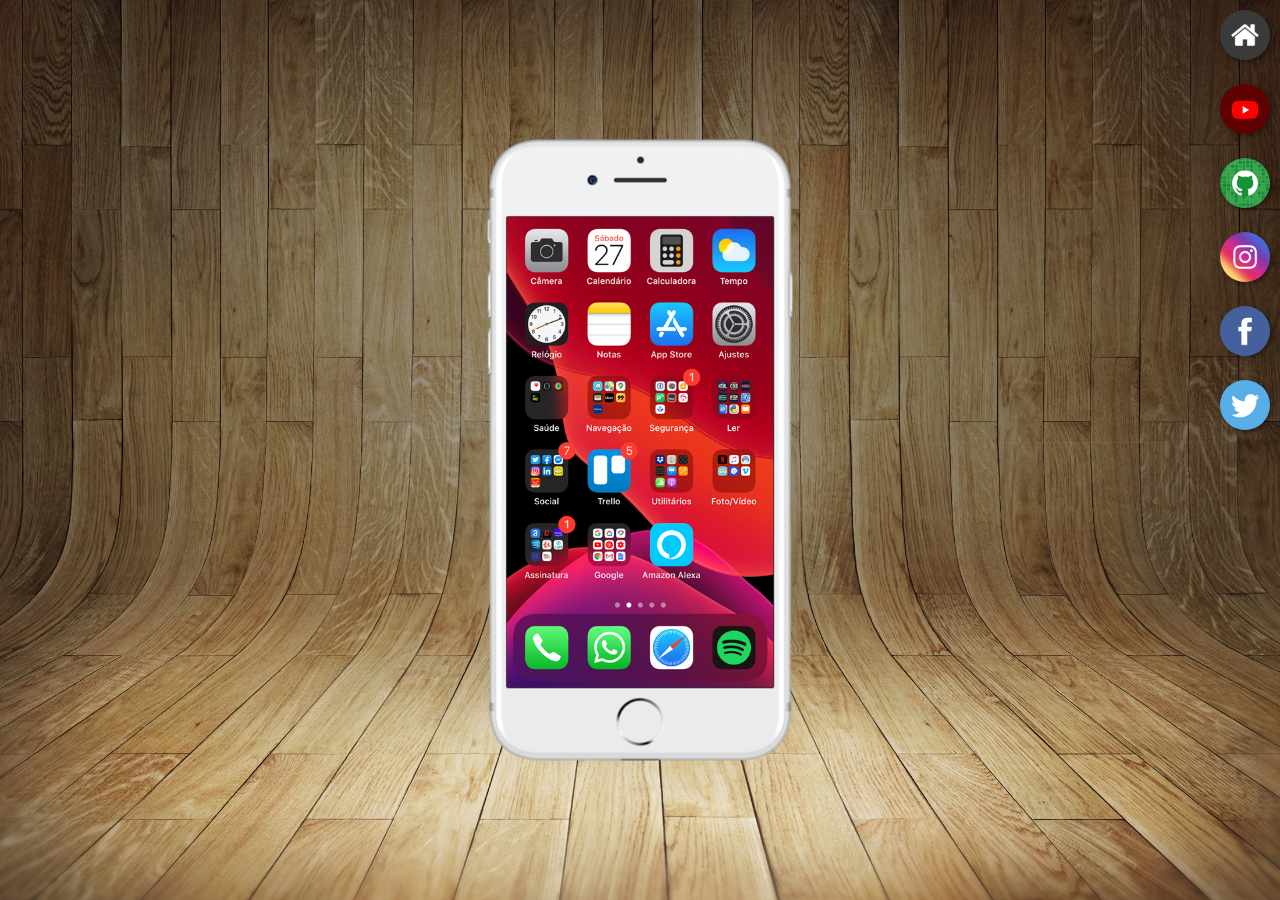
<file: index.html>
<!DOCTYPE html>
<html lang="pt-br">
<head>
    <meta charset="UTF-8">
    <meta name="viewport" content="width=device-width, initial-scale=1.0">
    <link rel="shortcut icon" href="favicon.ico" type="image/x-icon">
    <link rel="stylesheet" href="estilos/style.css">
    <title>Projeto Redes Socias</title>
    
</head>
<body>
    <main>
        <section id="telefone">
            <iframe src="home.html" name="tela" id="tela" frameborder="0"></iframe>
        </section>
        <section id="redes-sociais">
            <a href="home.html" target="tela"><img src="imagens/logo-home.jpg" alt="Home"></a><br>
            <a href="youtube.html" target="tela"><img src="imagens/logo-youtube.jpg" alt="Youtube"></a><br>
            <a href="github.html" target="tela"><img src="imagens/logo-github.jpg" alt="GitHub"></a><br>
            <a href="instagram.html" target="tela"><img src="imagens/logo-instagram.jpg" alt="Instagram"></a><br>
            <a href="#" target="tela"><img src="imagens/logo-facebook.jpg" alt="Facebook"></a><br>
            <a href="#" target="tela"><img src="imagens/logo-twitter.jpg" alt="Twitter"></a>
        </section>
    </main>
</body>
</html>
</file>
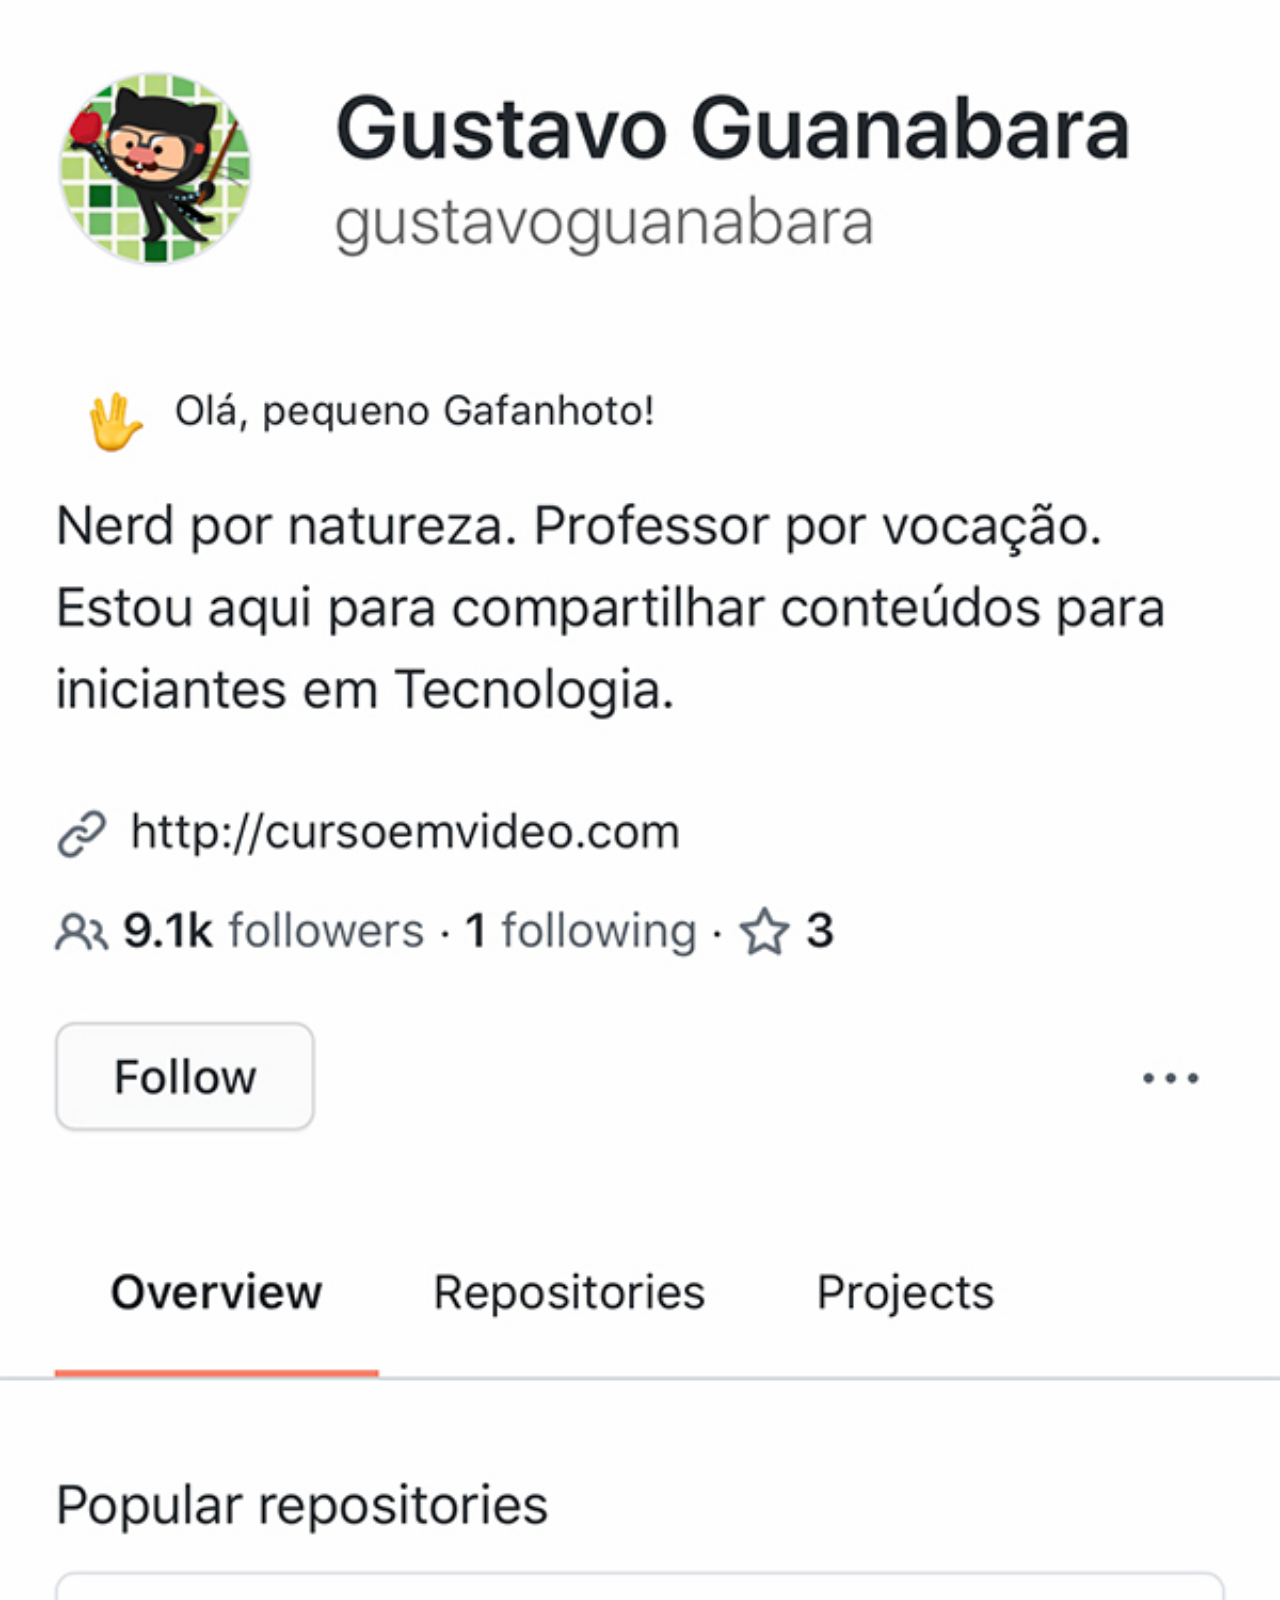
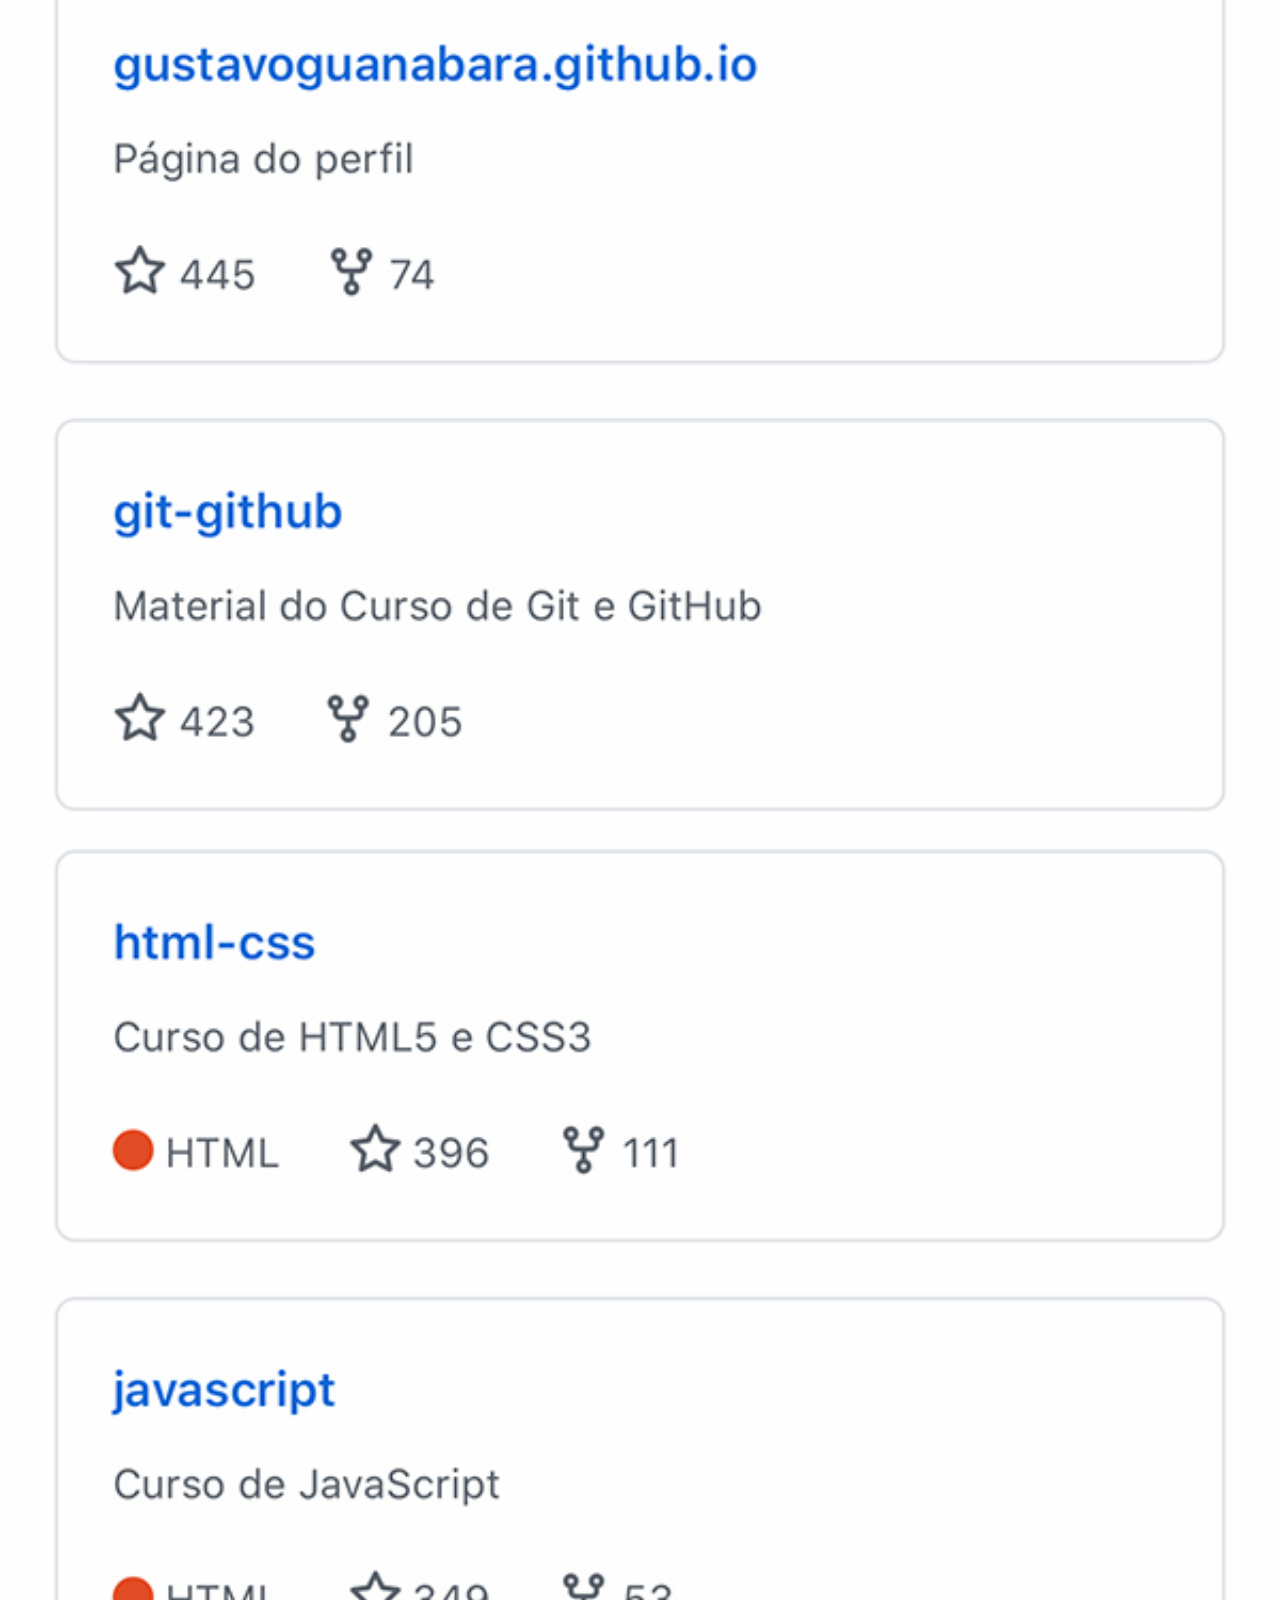
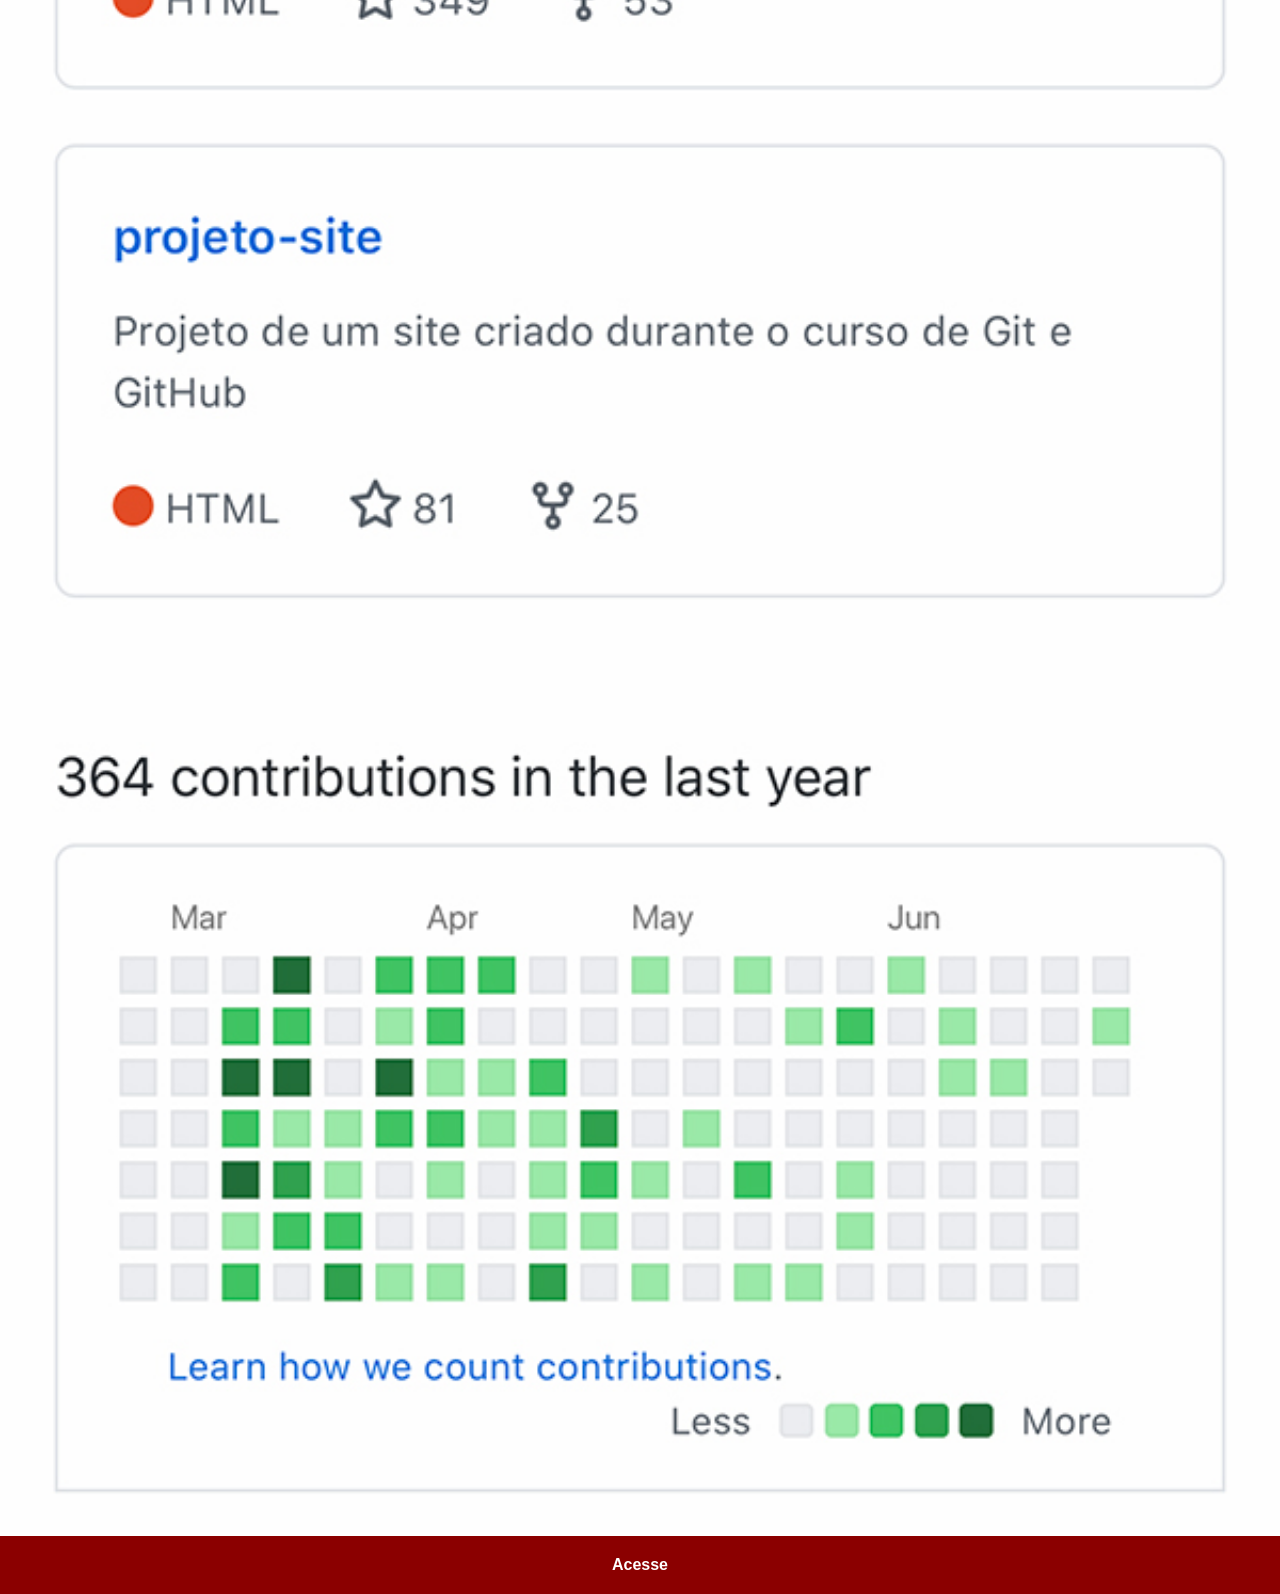
<file: github.html>
<!DOCTYPE html>
<html lang="en">
<head>
    <meta charset="UTF-8">
    <meta name="viewport" content="width=device-width, initial-scale=1.0">
    <link rel="stylesheet" href="estilos/social.css">
    <title>GitHub</title>
</head>
<body>
    <img src="imagens/tela-github.jpg" alt="GitHub">
    <a href="https://github.com/gustavoguanabara" target="_blank">Acesse</a>
</body>
</html>
</file>
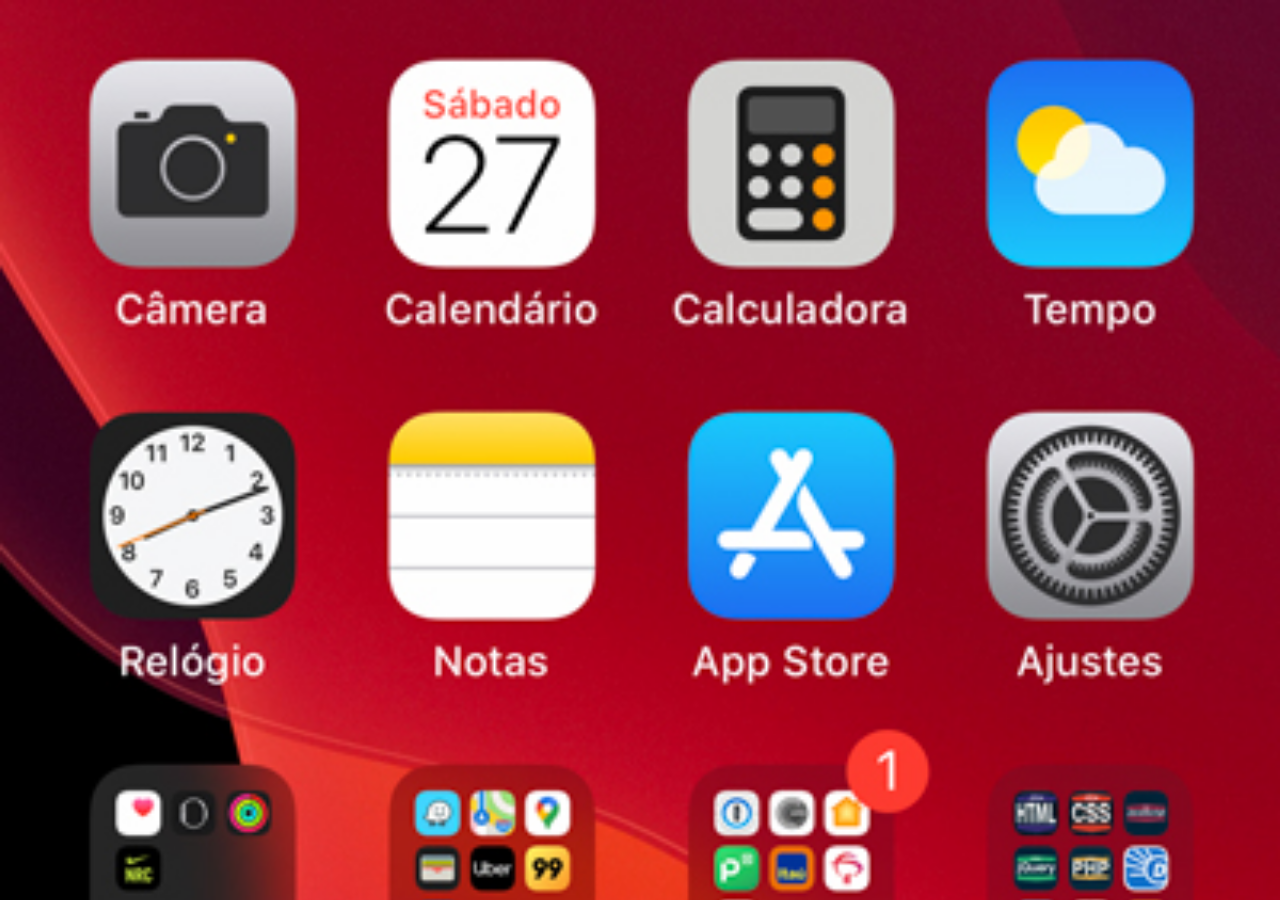
<file: home.html>
<!DOCTYPE html>
<html lang="pt-br">
<head>
    <meta charset="UTF-8">
    <meta name="viewport" content="width=device-width, initial-scale=1.0">
    <title>Home</title>
</head>
<style>
    *{
        margin: 0px;
        padding: 0px;
    }

    body {
        width: 100vw;
        height: 100vh;
        background: black url('imagens/tela-home.jpg') no-repeat top center;
        background-size: cover;
    }
</style>
<body>
    
</body>
</html>
</file>
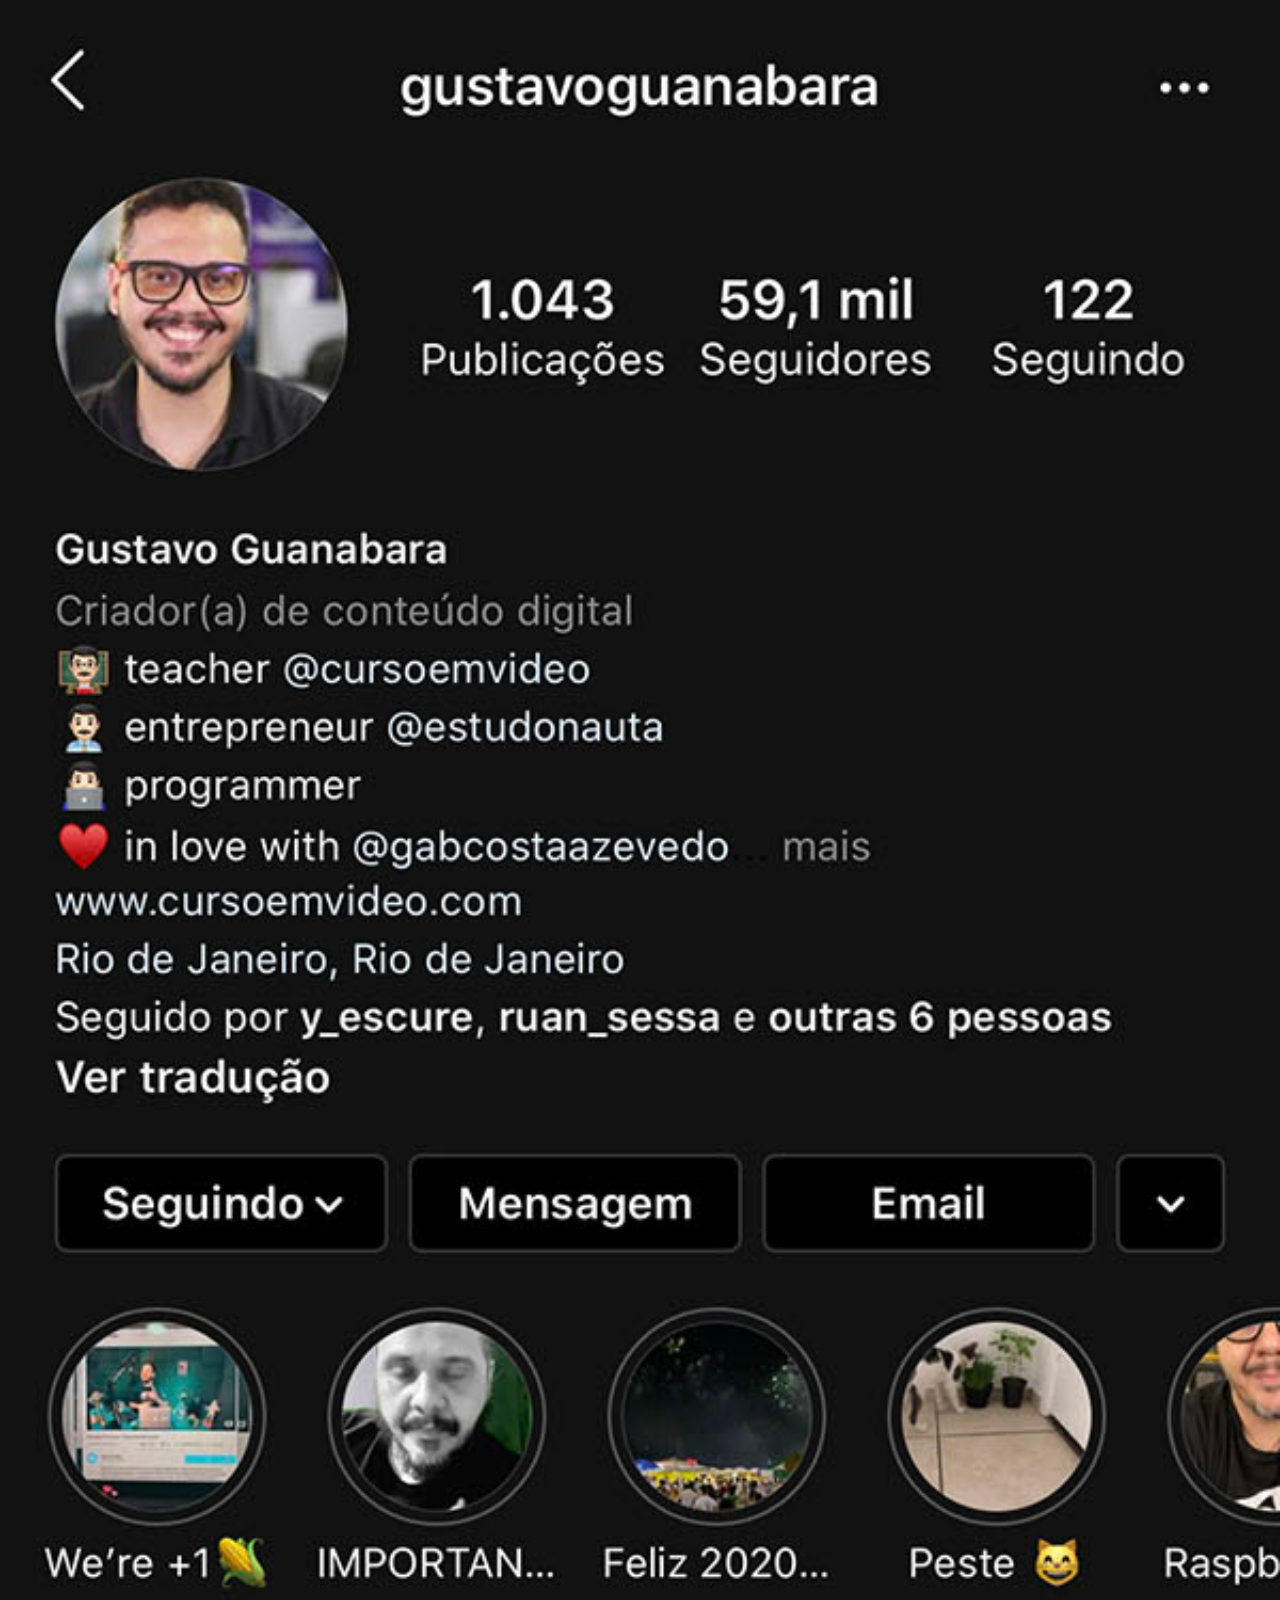
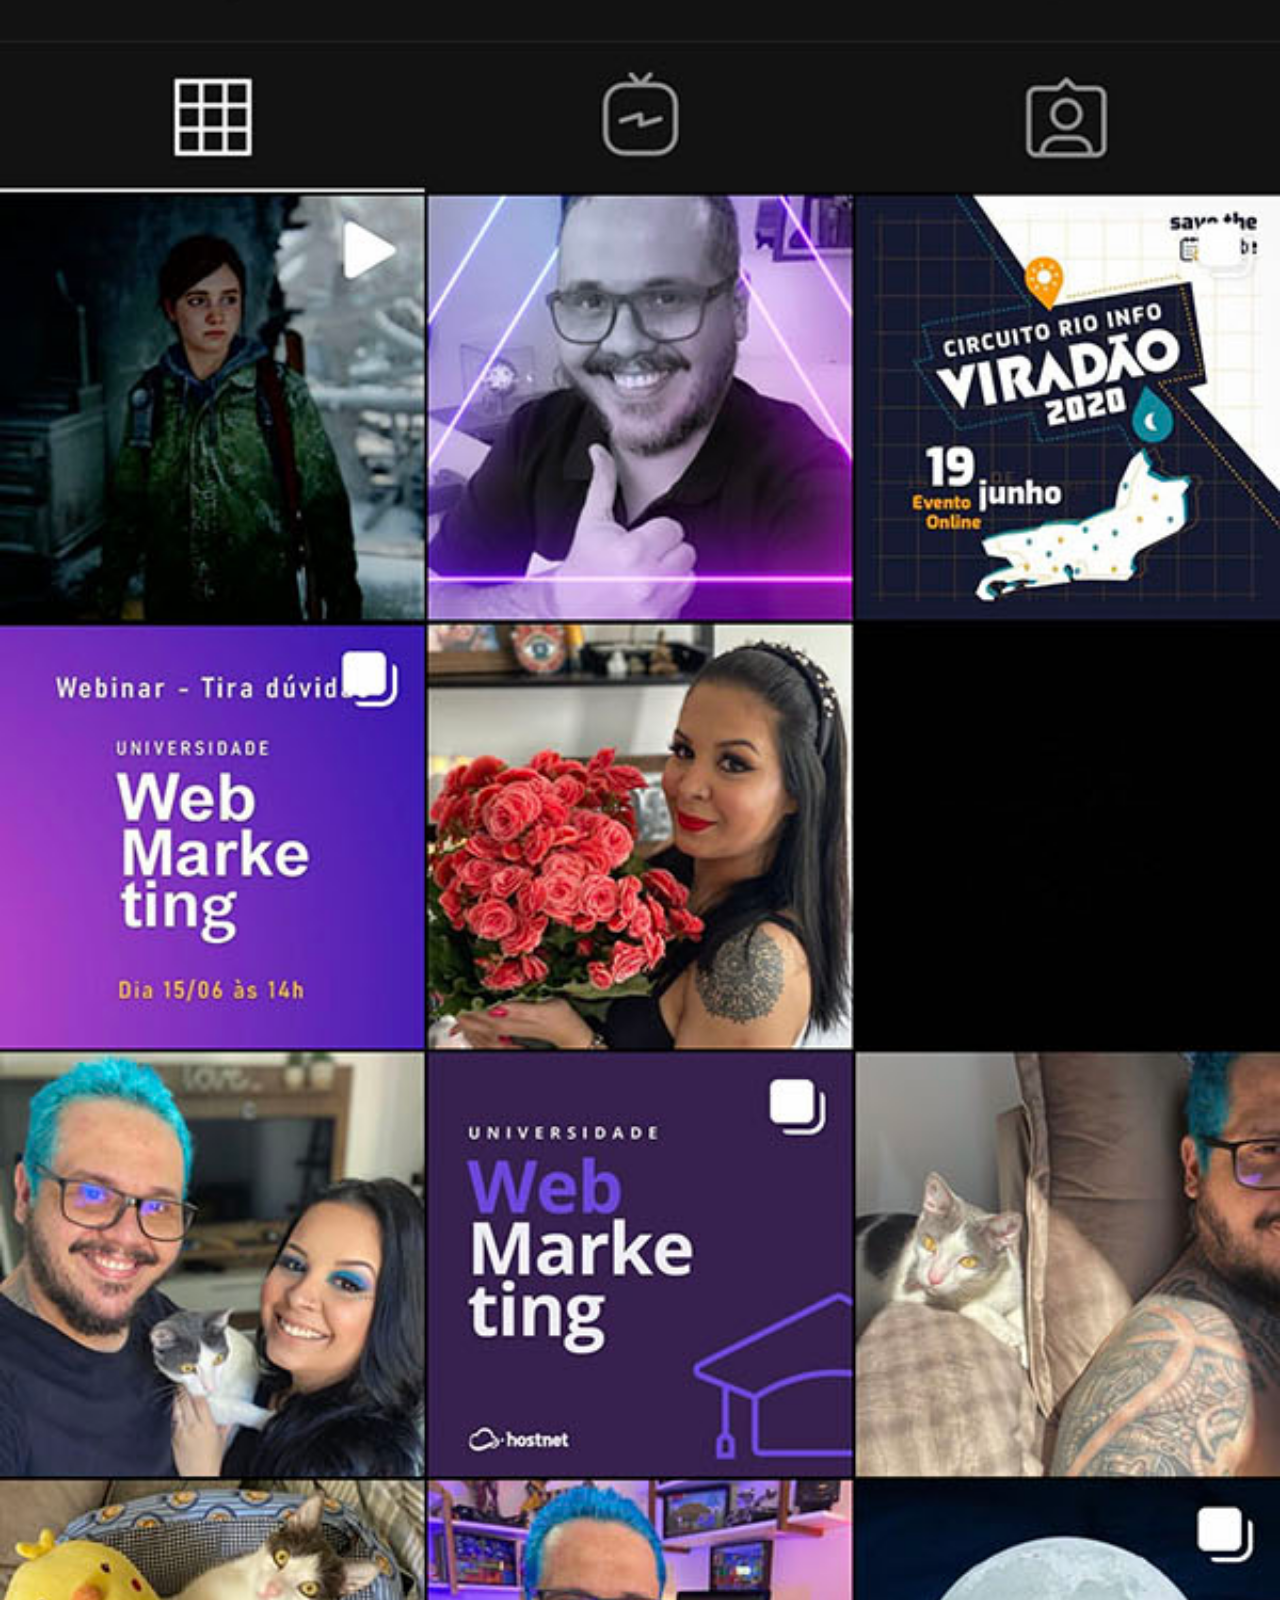
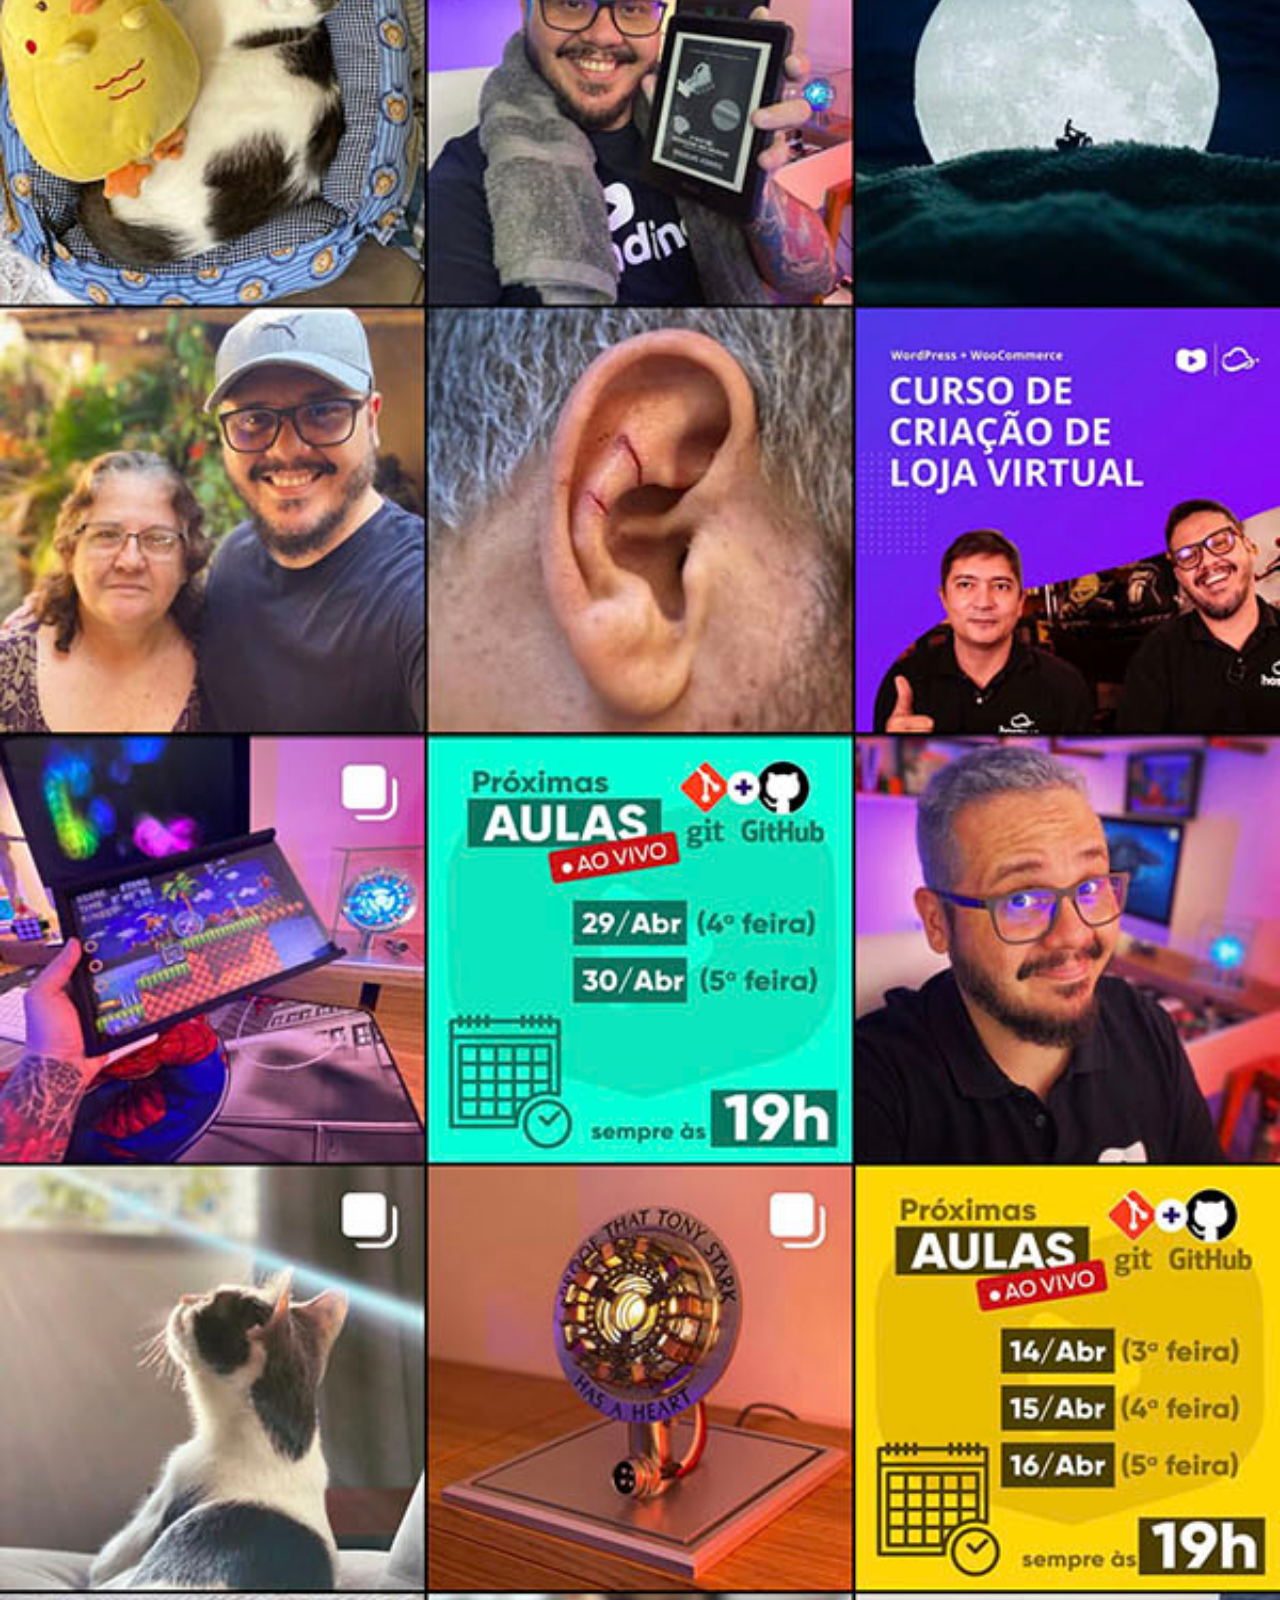
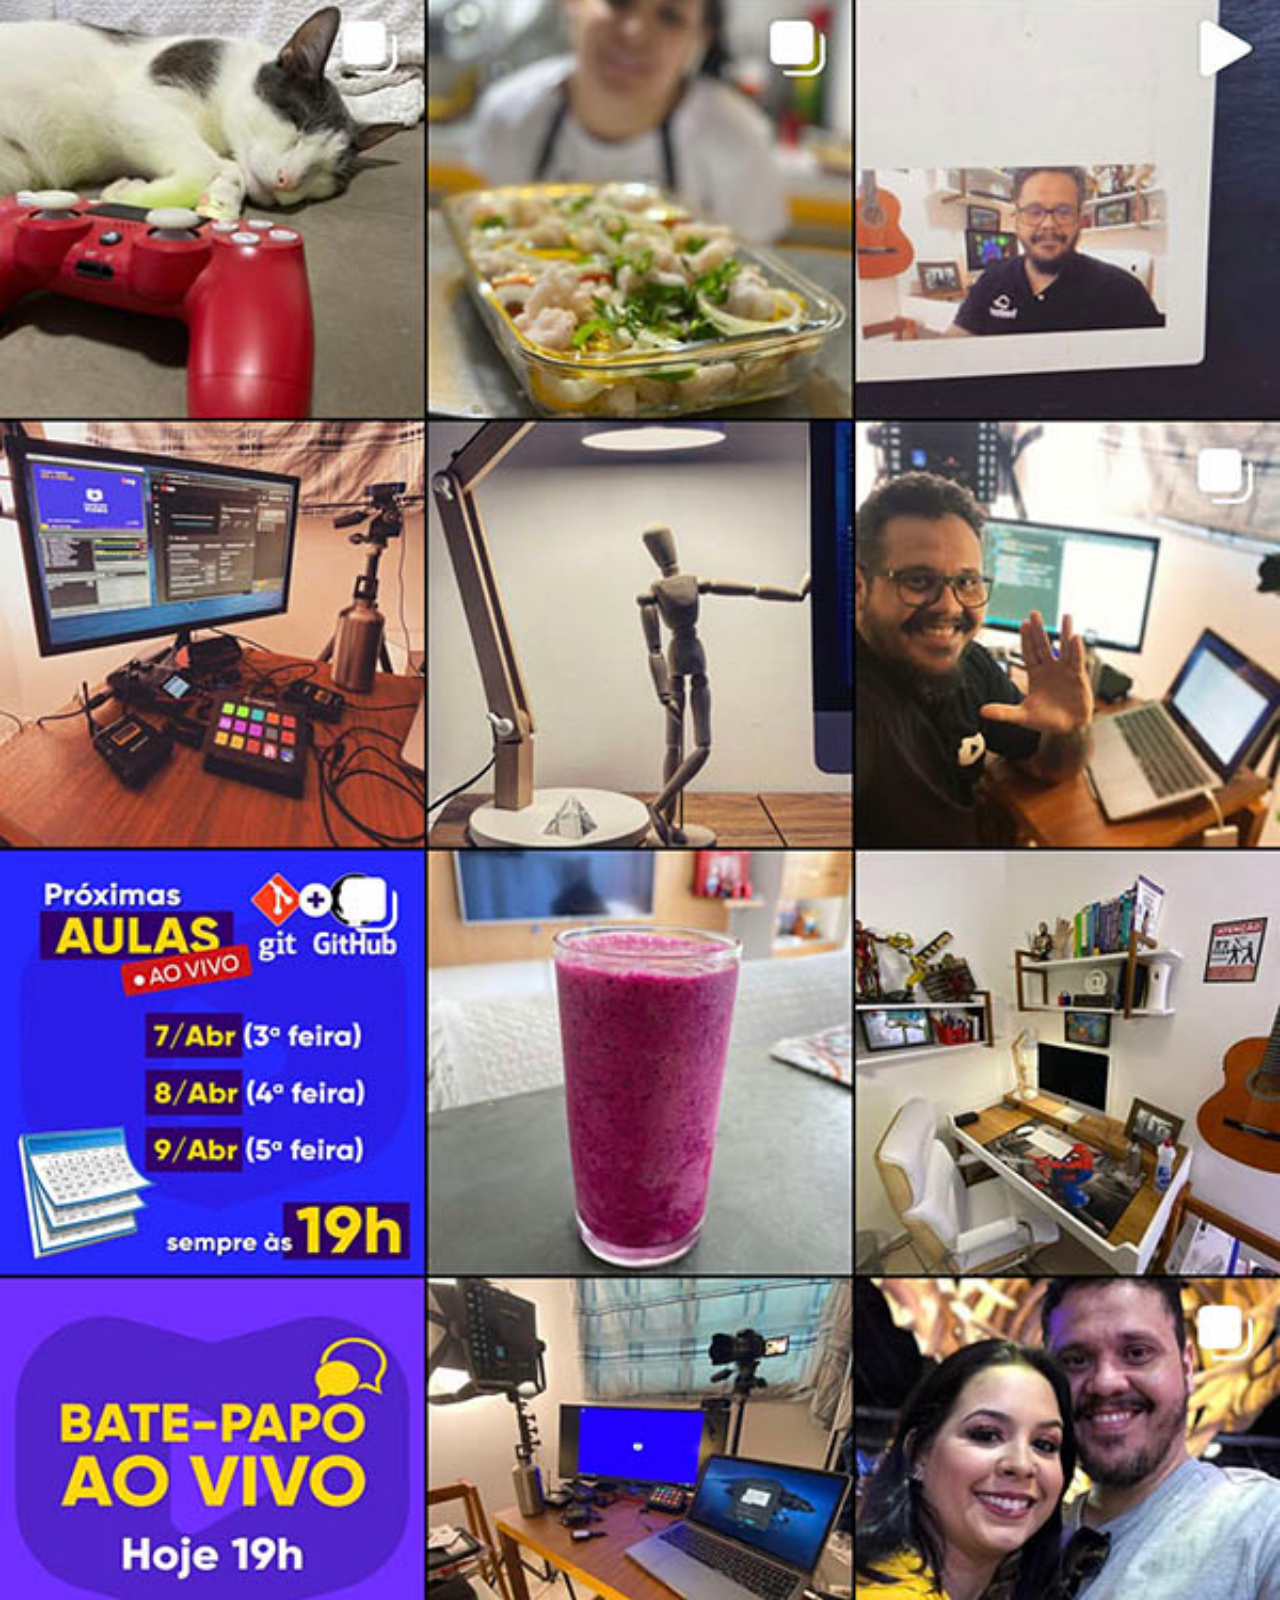
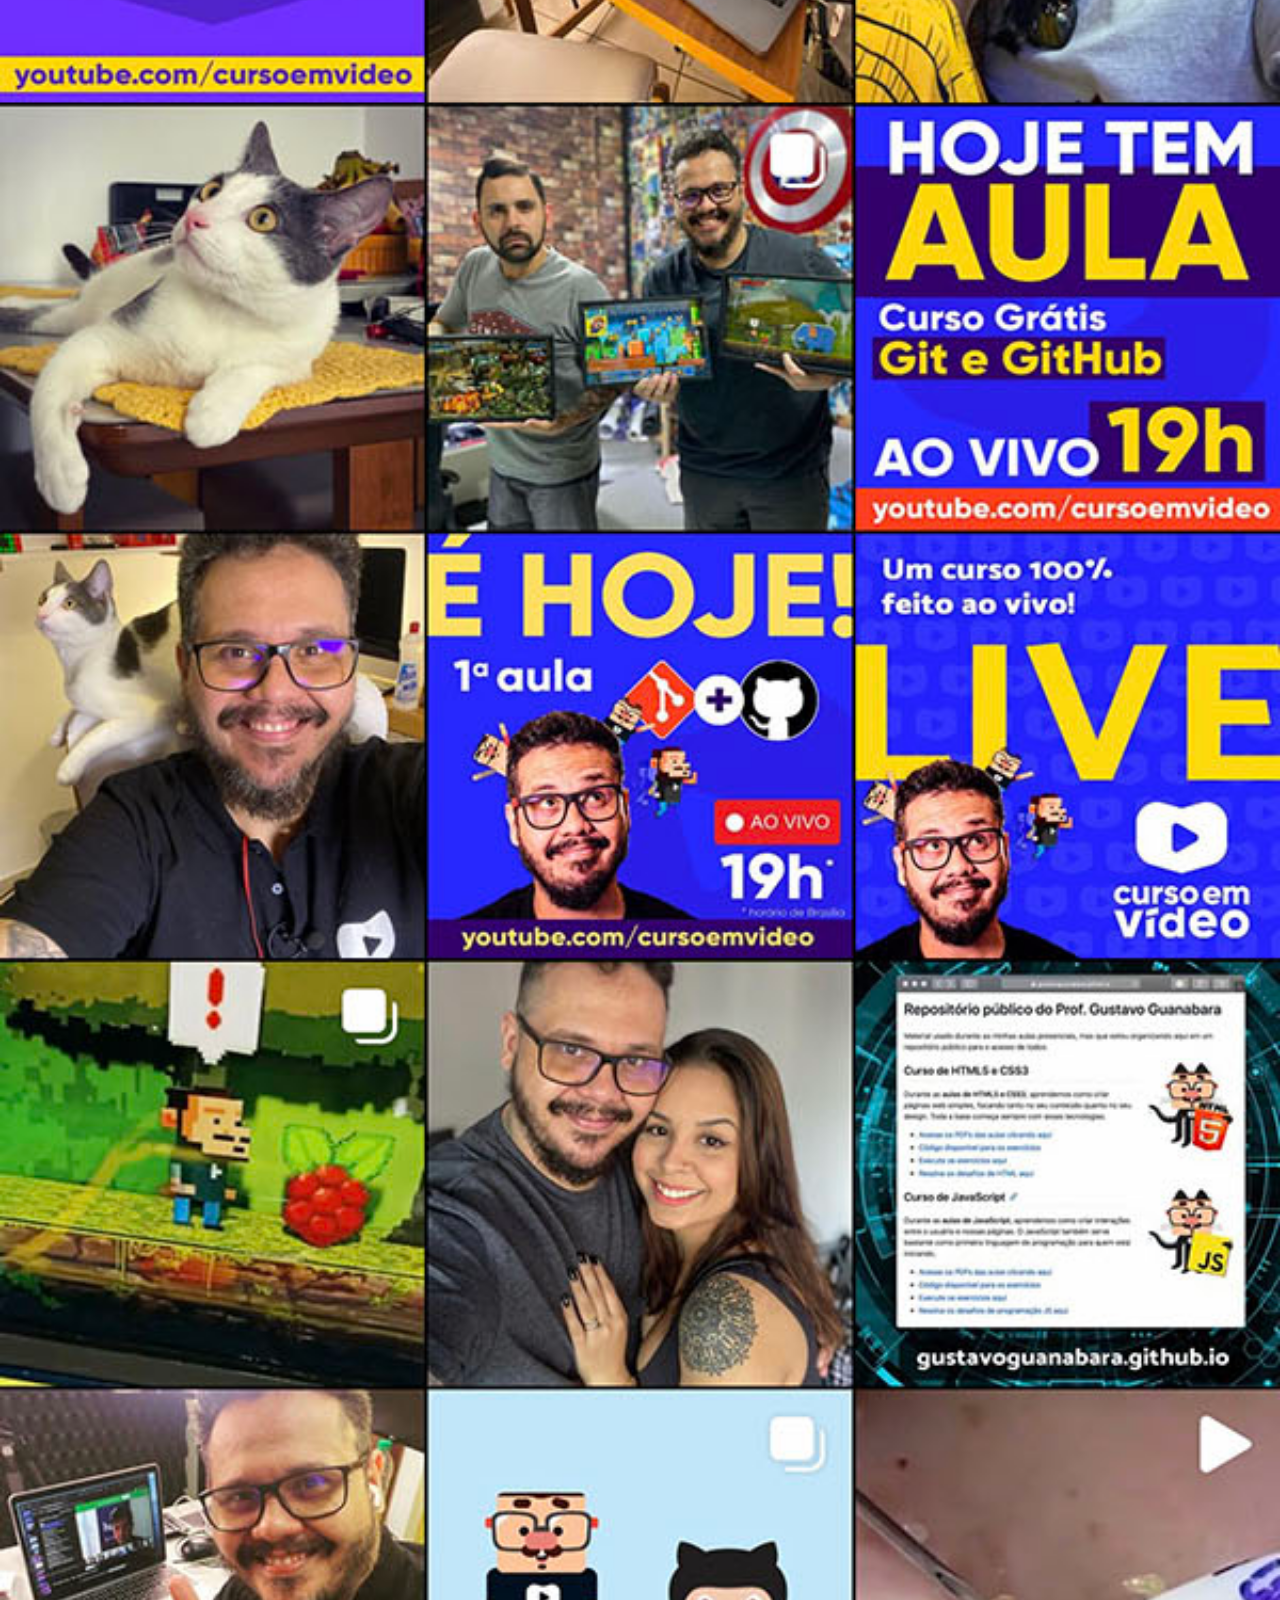
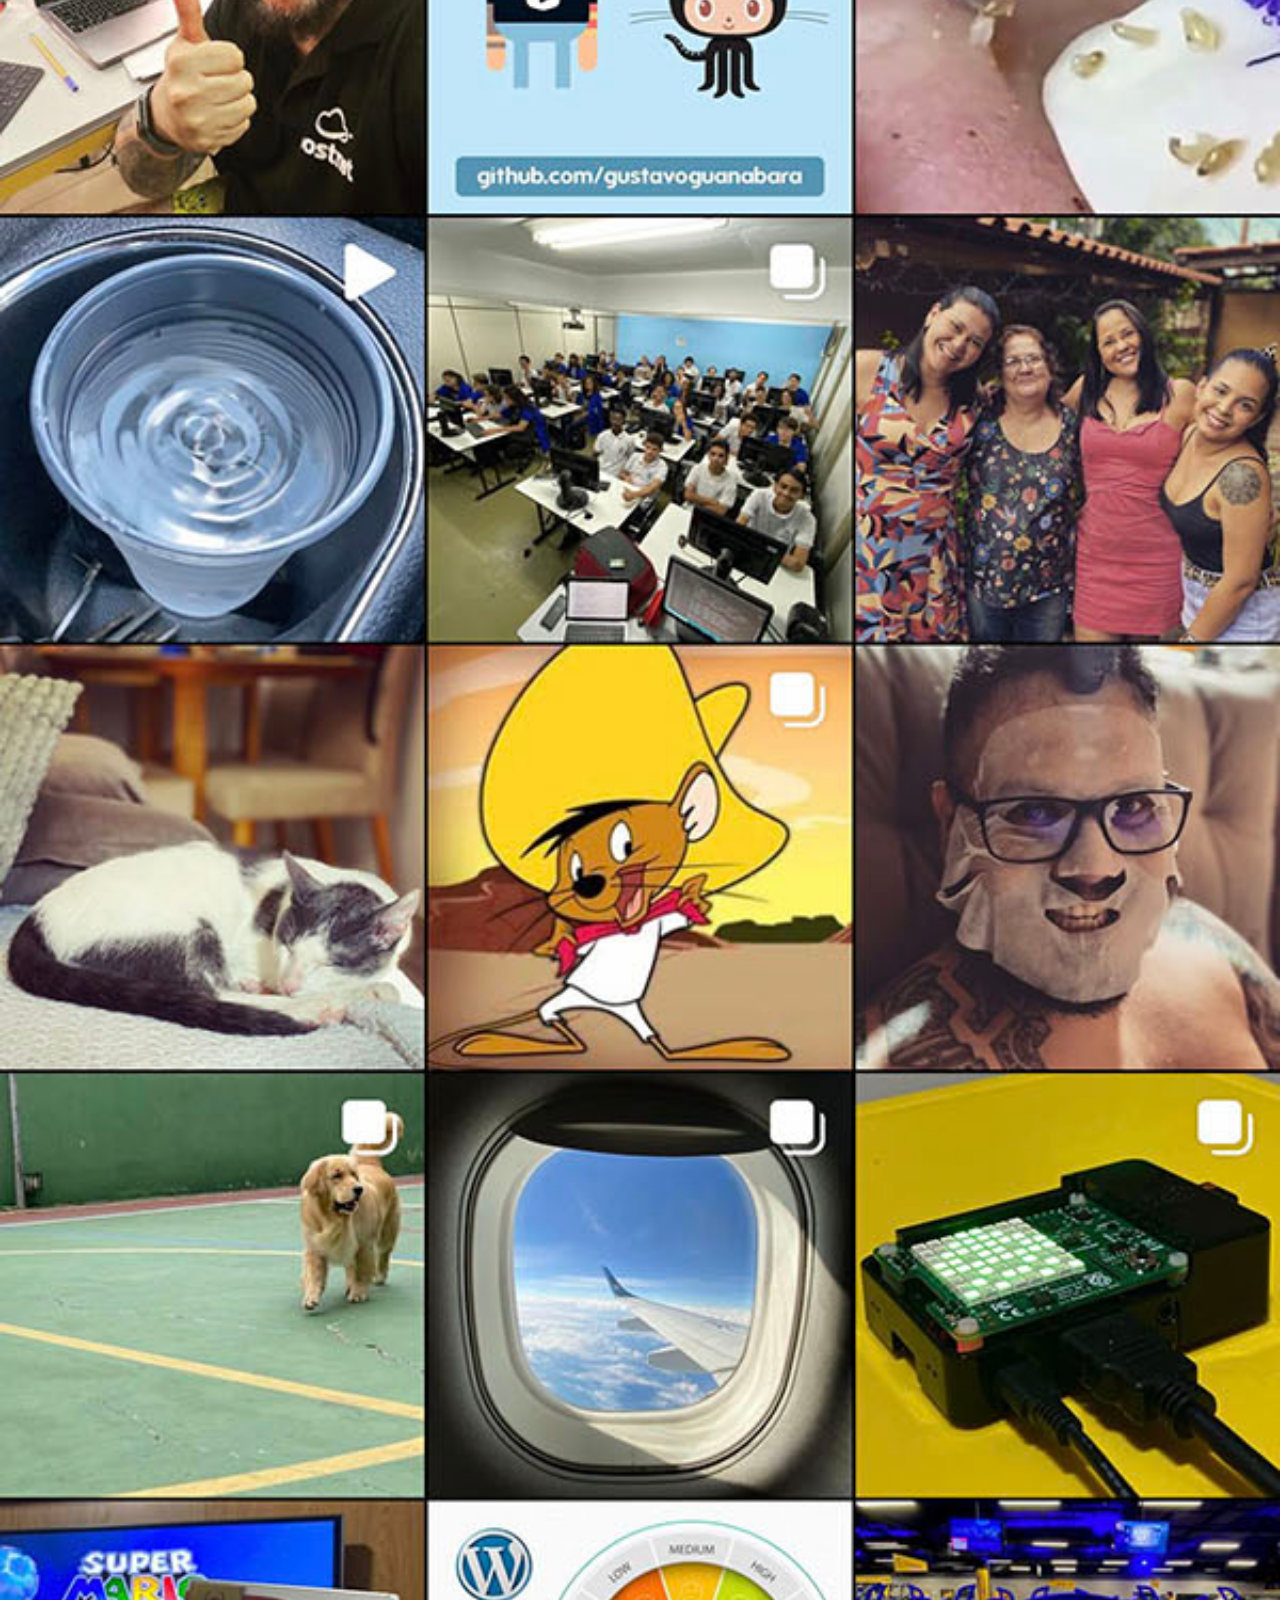
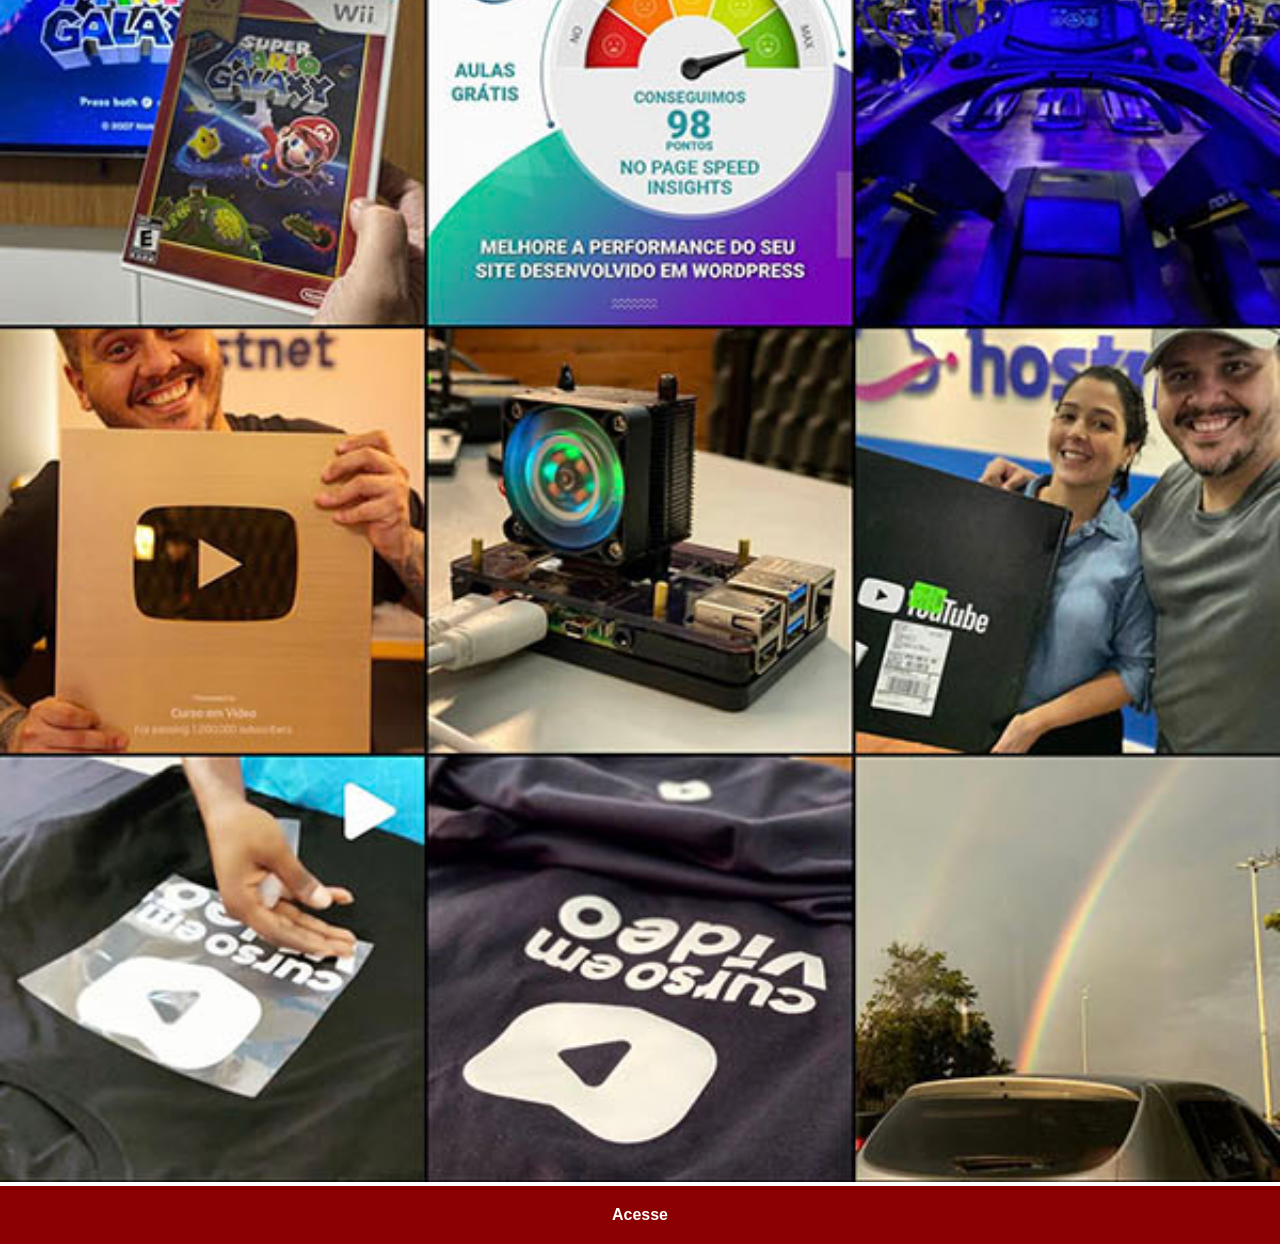
<file: instagram.html>
<!DOCTYPE html>
<html lang="pt-br">
<head>
    <meta charset="UTF-8">
    <meta name="viewport" content="width=device-width, initial-scale=1.0">
    <link rel="stylesheet" href="estilos/social.css">
    <title>Instagram</title>
</head>
<body>
    <img src="imagens/tela-instagram.jpg" alt="Instagram">
    <a href="instagram.com/gustavoguanabara" target="_blank">Acesse</a>
</body>
</html>
</file>
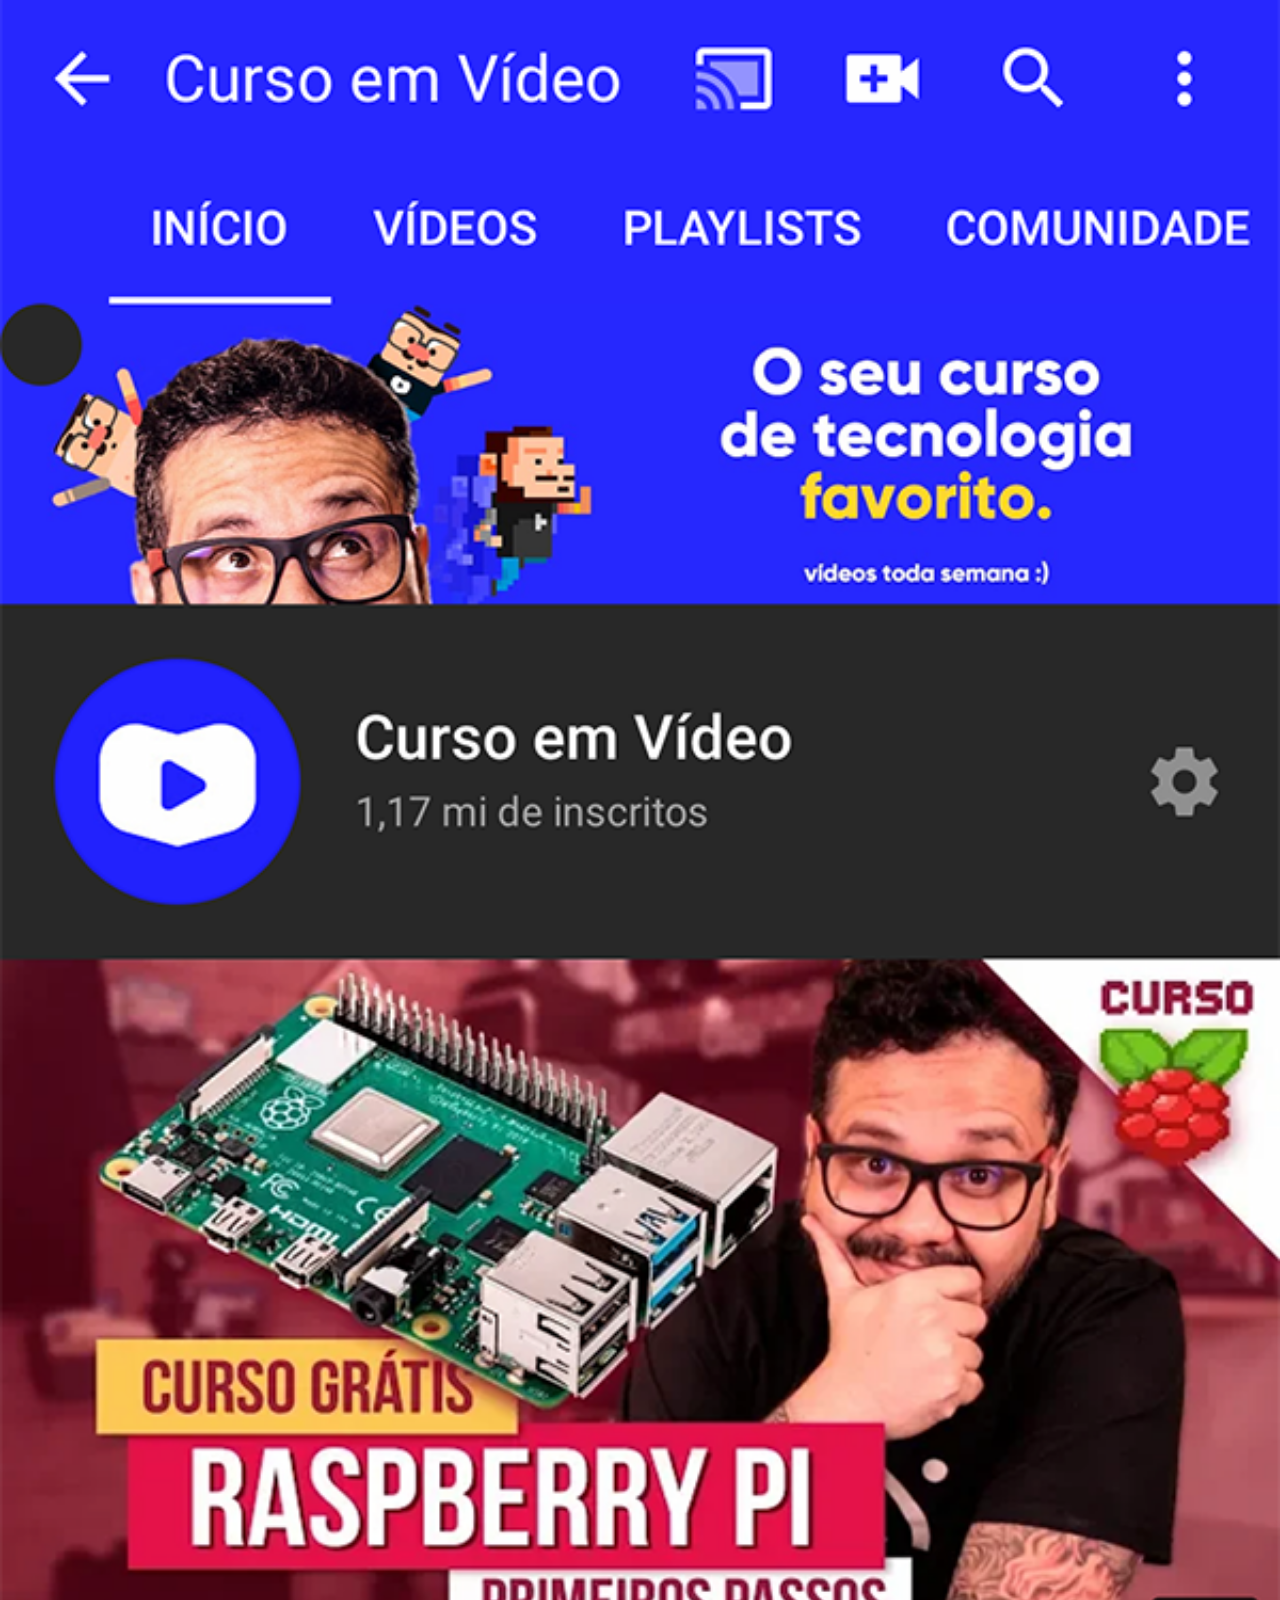
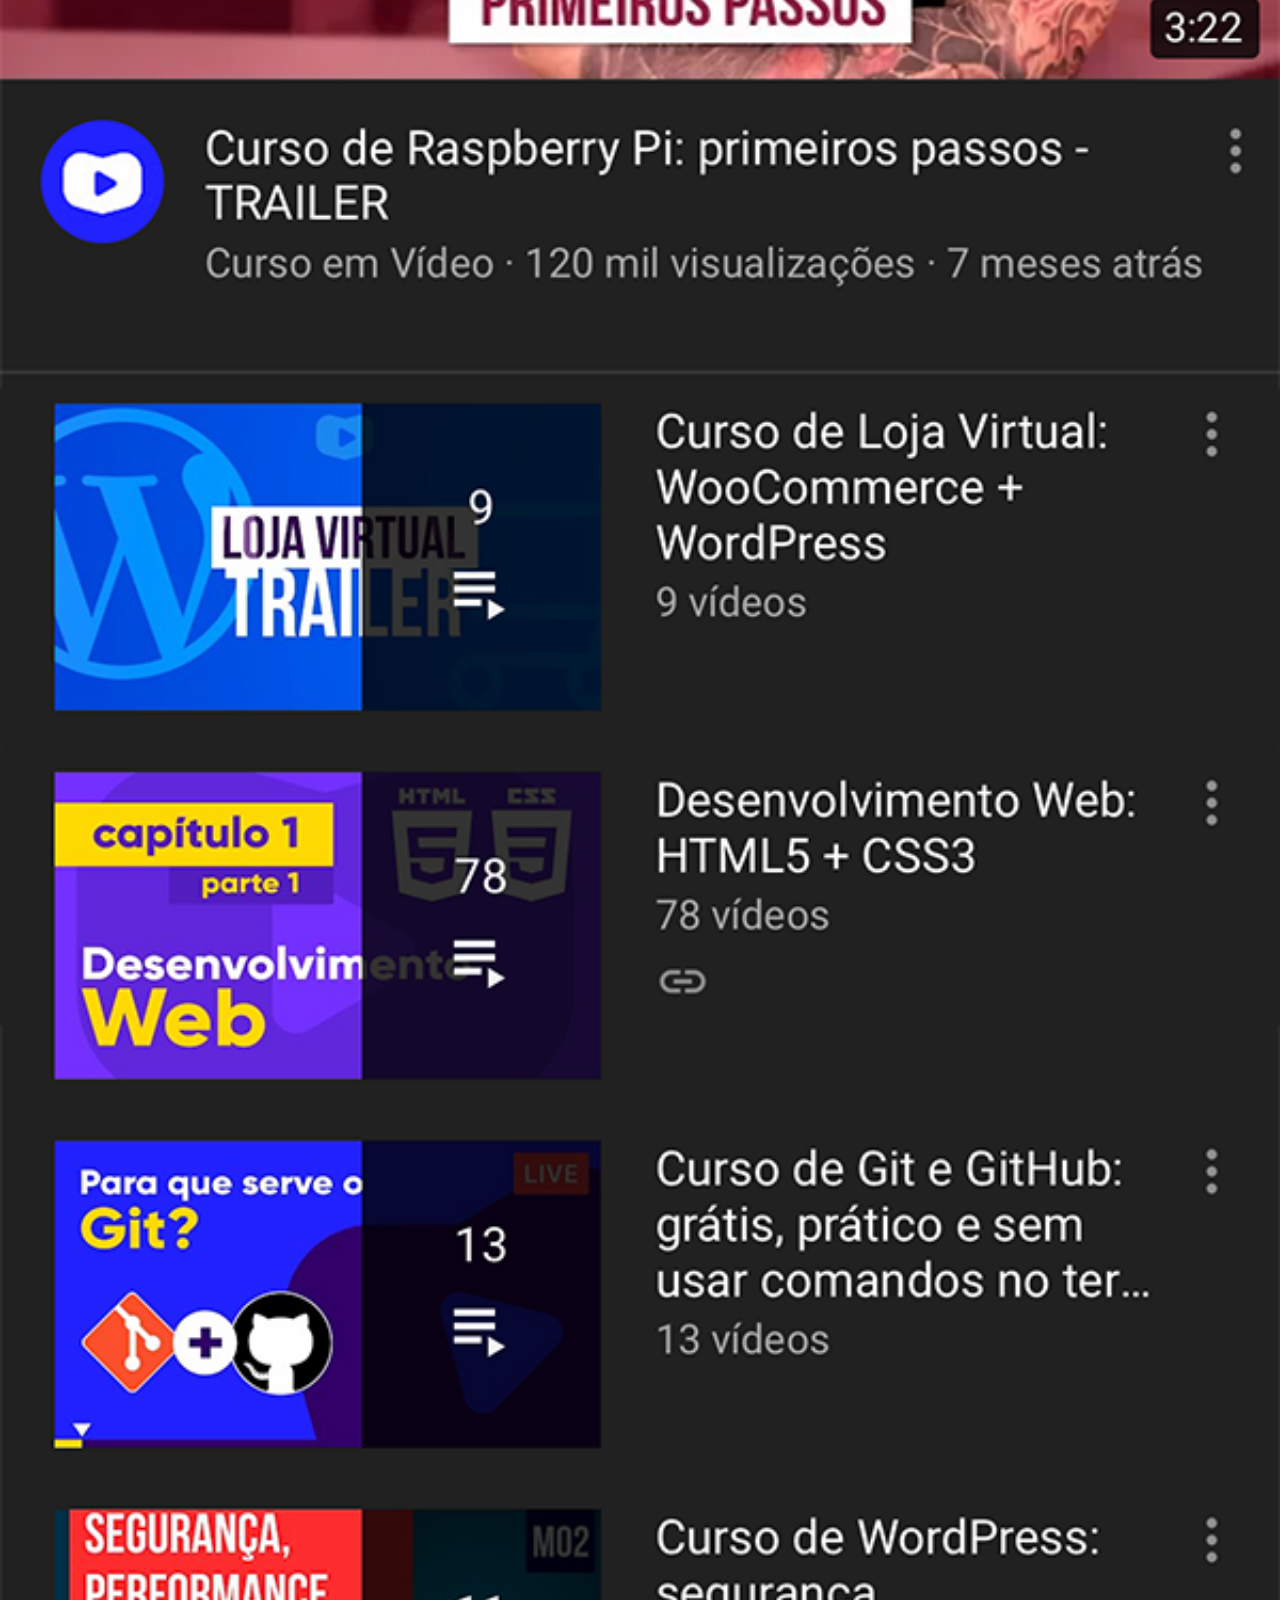
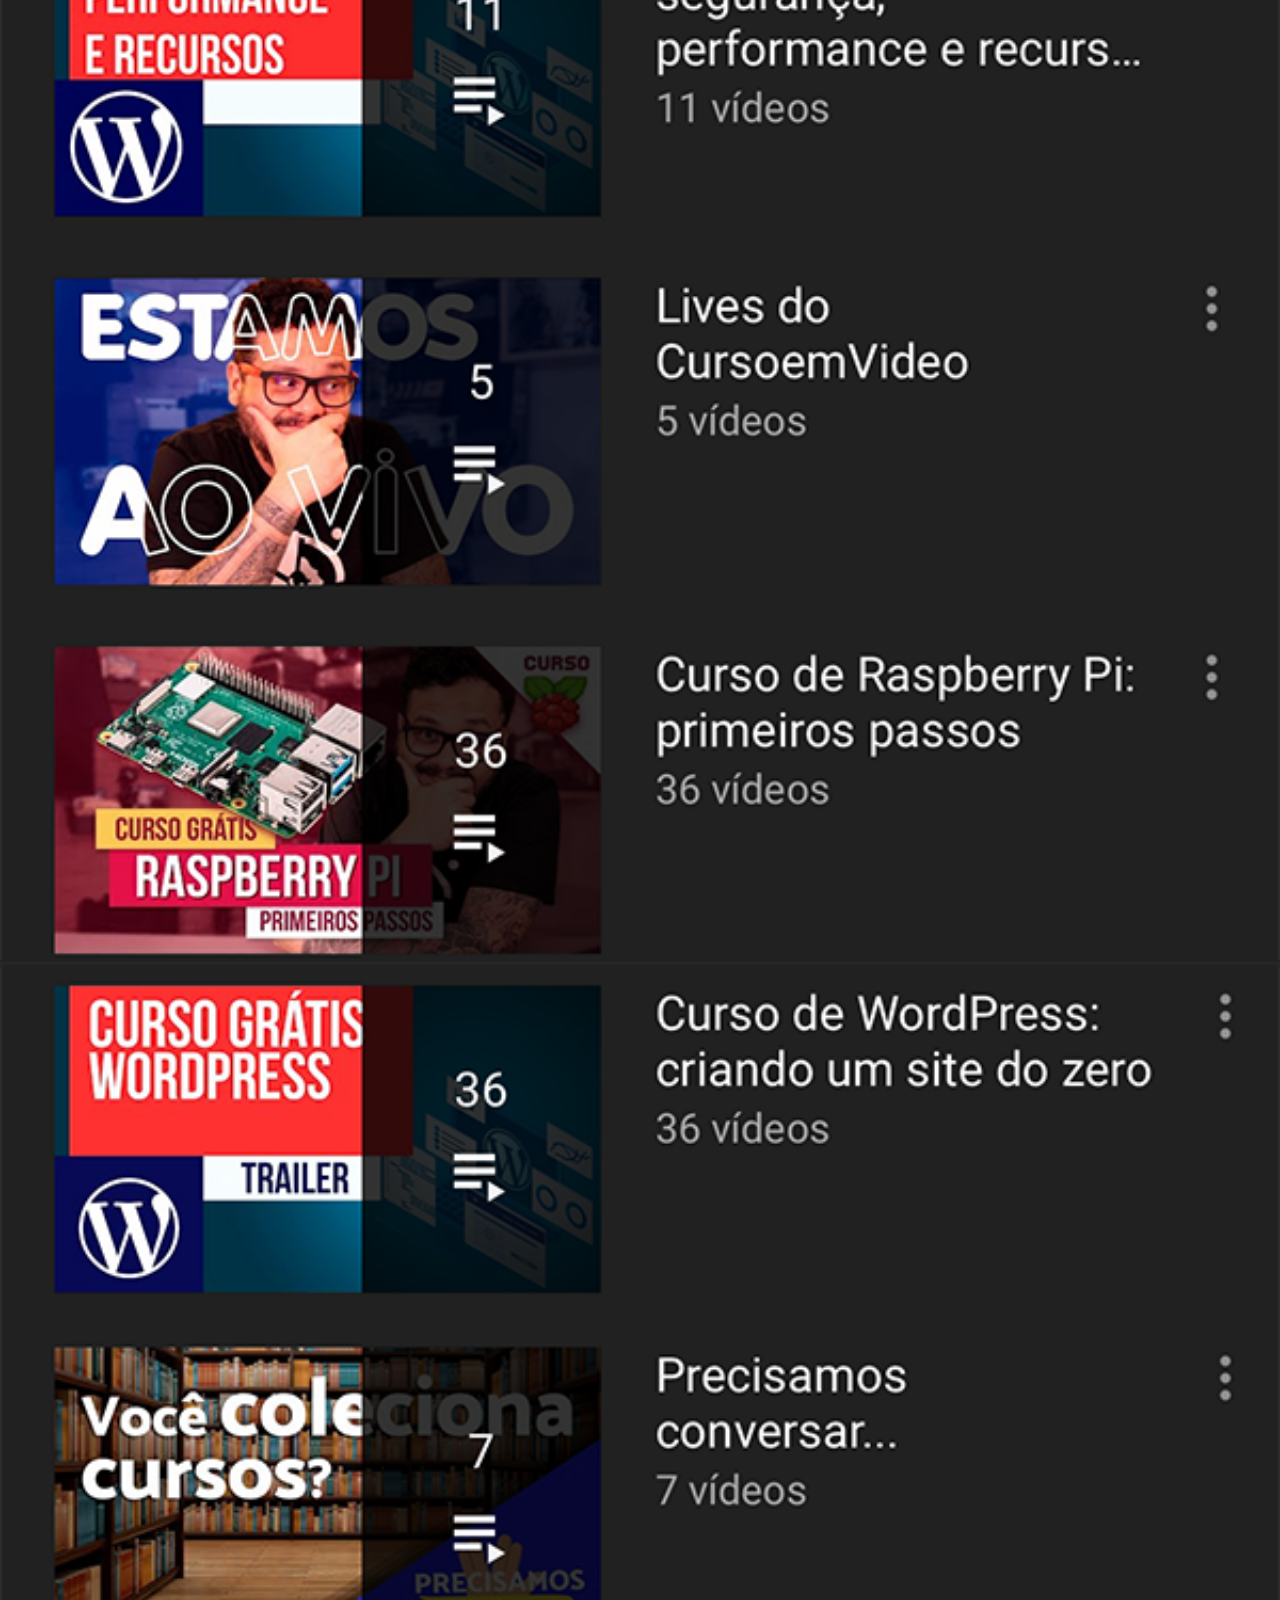
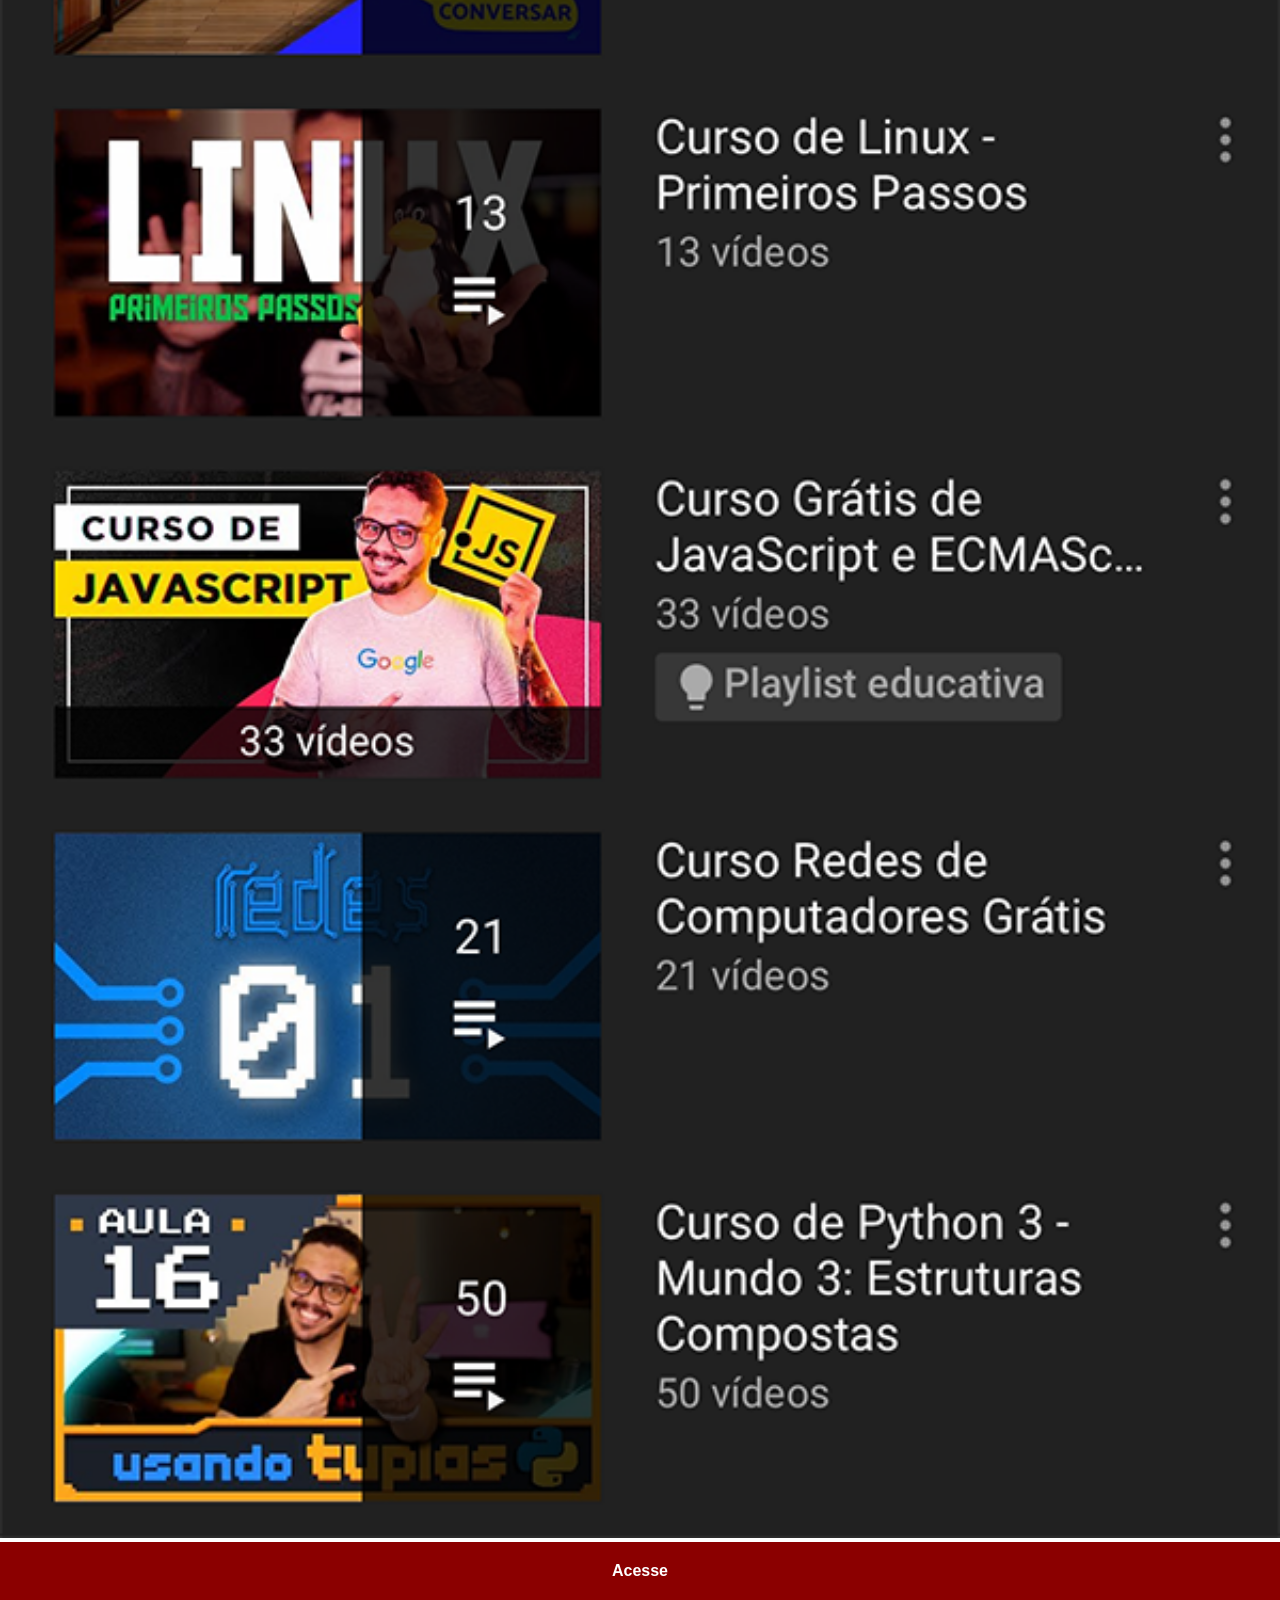
<file: youtube.html>
<!DOCTYPE html>
<html lang="pt-be">
<head>
    <meta charset="UTF-8">
    <meta name="viewport" content="width=device-width, initial-scale=1.0">
    <link rel="stylesheet" href="estilos/social.css">
    <title>Youtube</title>
</head>
<body>
    <img src="imagens/tela-youtube.png" alt="Youtube">
    <a href="https://www.youtube.com/@AlvesZxf" target="_blank">Acesse</a>
</body>
</html>
</file>
<file: estilos/style.css>
@charset "UTF-8";

*{
    margin: 0px;
    padding: 0px;
    font-family: Arial, Helvetica, sans-serif;
}

html, body {
    height: 100vh;
    width: 100vw;
    background-color: black;
}

body {
    background: url(../imagens/fundo-madeira.jpg) no-repeat top center;
    background-size: cover;
    background-attachment: fixed;
}

main {
    position: relative;
    height: 100vh;
}

section#telefone {
    position: absolute;
    top: 50%;
    left: 50%;
    transform: translate(-50%, -50%);
    height: 627px;
    width: 311px;
    background: url(../imagens/frame-iphone.png) no-repeat;
}

iframe#tela {
    position: relative;
    top: 80px;
    left: 22px;
    width: 267px;
    height: 471px;
}

section#redes-sociais {
    text-align: right;
}

section#redes-sociais img {
    width: 50px;
    margin: 10px;
    border-radius: 50%;
    box-shadow: 2px 2px 5px rgba(0, 0, 0, 0.425);
    box-sizing: border-box;
}

section#redes-sociais img:hover{
    border: 2px solid rgba(255, 255, 255, 0.623);
    transform: translate(-3px, -3px);
    box-shadow: 5px 5px 10px rgba(0, 0, 0, 0.575);
    transition: transform 0.5s;
}
</file>
<file: estilos/social.css>
@charset "UTF-8";


        *{
            margin: 0px;
            padding: 0px;
            font-family: Arial, Helvetica, sans-serif;
        }

        ::-webkit-scrollbar{
            width: 0px;
            height: 0px;
        }

        img{
            width: 100vw;
        }

        a{
            display: block;
            background-color: darkred;
            color: white;
            padding: 20px;
            text-align: center;
            font-weight: bolder;
            text-decoration: none;
        }

        a:hover{
            background-color: red;
        }
</file>
